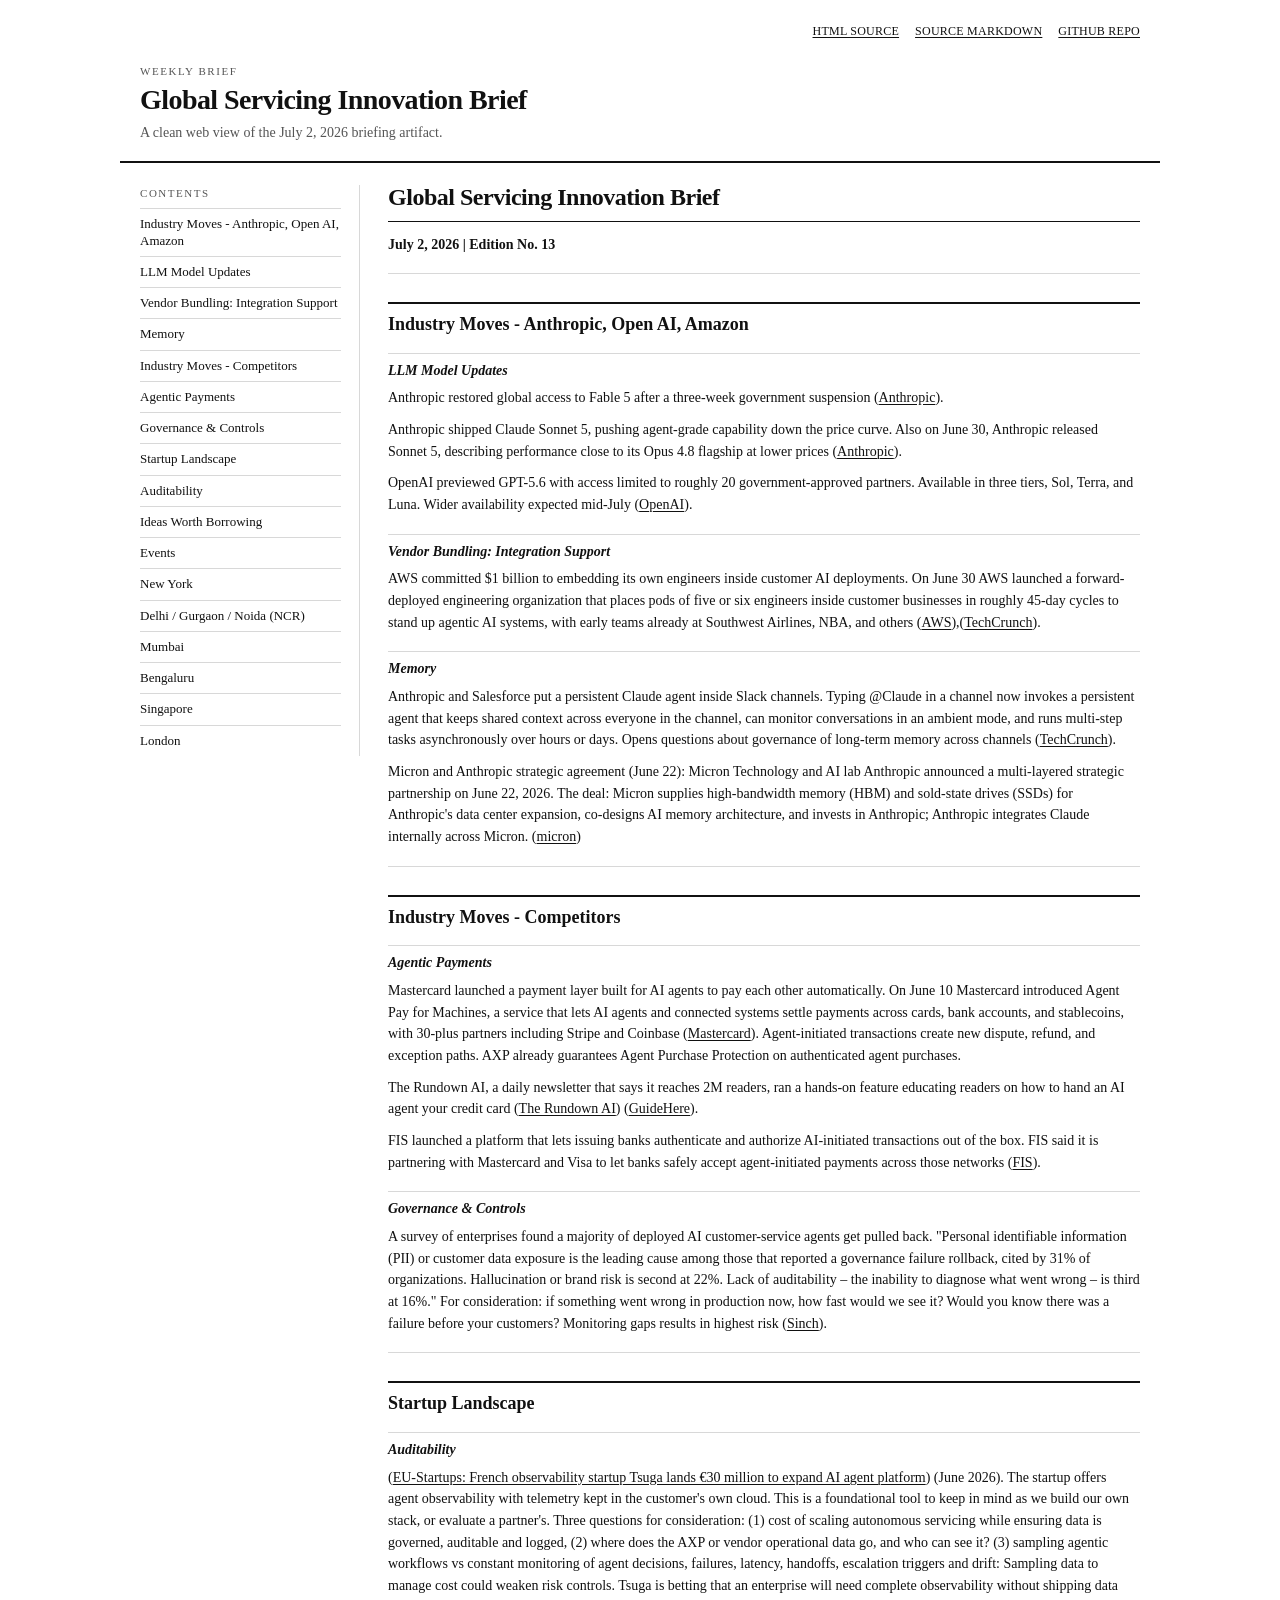
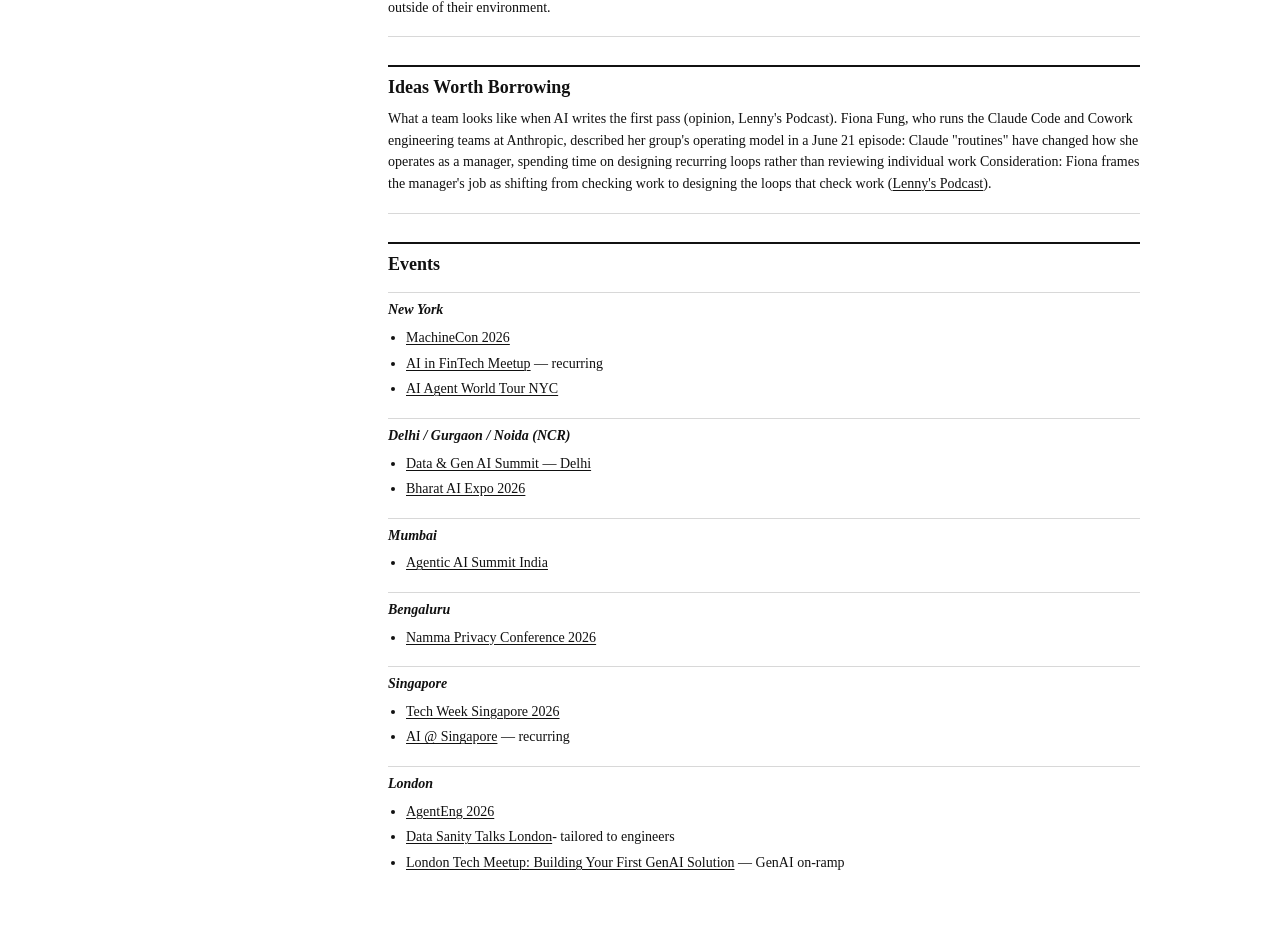
<file: index.html>
<!doctype html>
<html lang="en">
  <head>
    <meta charset="utf-8" />
    <meta name="viewport" content="width=device-width, initial-scale=1" />
    <title>Global Servicing Innovation Brief</title>
    <meta
      name="description"
      content="A GitHub-hosted weekly servicing innovation brief for technical product teams."
    />
    <link rel="stylesheet" href="styles.css" />
  </head>
  <body>
    <header class="hero">
      <nav class="topbar" aria-label="Page actions">
        <a href="source.html">HTML Source</a>
        <a href="Global_Servicing_Innovation_Brief_Jul2_2026_gen-Jul2.md">Source Markdown</a>
        <a href="https://github.com/jilldevin/Github-Live-Weekly-Servicing-Innovation-Brief">GitHub Repo</a>
      </nav>
      <div class="hero-content">
        <p class="eyebrow">Weekly Brief</p>
        <h1>Global Servicing Innovation Brief</h1>
        <p class="dek">A clean web view of the July 2, 2026 briefing artifact.</p>
      </div>
    </header>

    <main class="shell">
      <aside class="sidebar" aria-label="Brief navigation">
        <p class="sidebar-label">Contents</p>
        <ol id="toc" class="toc"></ol>
      </aside>

      <article class="brief-card">
        <div id="brief" class="brief" aria-live="polite">
          <p>Loading brief...</p>
        </div>
      </article>
    </main>

    <script>
      const sourceFile = "Global_Servicing_Innovation_Brief_Jul2_2026_gen-Jul2.md";
      const briefEl = document.getElementById("brief");
      const tocEl = document.getElementById("toc");

      const escapeHtml = (value) =>
        value
          .replaceAll("&", "&amp;")
          .replaceAll("<", "&lt;")
          .replaceAll(">", "&gt;");

      const slugify = (value) =>
        value
          .toLowerCase()
          .replace(/[^a-z0-9\s-]/g, "")
          .trim()
          .replace(/\s+/g, "-");

      const renderInline = (value) => {
        let output = escapeHtml(value);
        output = output.replace(/\[([^\]]+)\]\(([^)]+)\)/g, '<a href="$2" target="_blank" rel="noopener noreferrer">$1</a>');
        output = output.replace(/\*\*([^*]+)\*\*/g, "<strong>$1</strong>");
        output = output.replace(/`([^`]+)`/g, "<code>$1</code>");
        return output;
      };

      const renderMarkdown = (markdown) => {
        const lines = markdown.split("\n");
        const toc = [];
        let html = "";
        let inList = false;

        const closeList = () => {
          if (inList) {
            html += "</ul>";
            inList = false;
          }
        };

        for (const rawLine of lines) {
          const line = rawLine.trimEnd();

          if (!line.trim()) {
            closeList();
            continue;
          }

          if (line === "---") {
            closeList();
            html += "<hr />";
            continue;
          }

          const heading = line.match(/^(#{1,3})\s+(.+)$/);
          if (heading) {
            closeList();
            const level = heading[1].length;
            const text = heading[2];
            const id = slugify(text);
            if (level === 2 || level === 3) {
              toc.push({ level, text, id });
            }
            html += `<h${level} id="${id}">${renderInline(text)}</h${level}>`;
            continue;
          }

          const bullet = line.match(/^\*\s+(.+)$/);
          if (bullet) {
            if (!inList) {
              html += "<ul>";
              inList = true;
            }
            html += `<li>${renderInline(bullet[1])}</li>`;
            continue;
          }

          closeList();
          html += `<p>${renderInline(line)}</p>`;
        }

        closeList();
        return { html, toc };
      };

      const renderToc = (items) => {
        tocEl.innerHTML = items
          .map((item) => `<li class="toc-level-${item.level}"><a href="#${item.id}">${escapeHtml(item.text)}</a></li>`)
          .join("");
      };

      fetch(sourceFile)
        .then((response) => {
          if (!response.ok) {
            throw new Error("Unable to load the brief.");
          }
          return response.text();
        })
        .then((markdown) => {
          const rendered = renderMarkdown(markdown);
          briefEl.innerHTML = rendered.html;
          renderToc(rendered.toc);
        })
        .catch(() => {
          briefEl.innerHTML = `<p>Unable to load the brief. Open the <a href="${sourceFile}">source Markdown</a>.</p>`;
        });
    </script>
  </body>
</html>
</file>
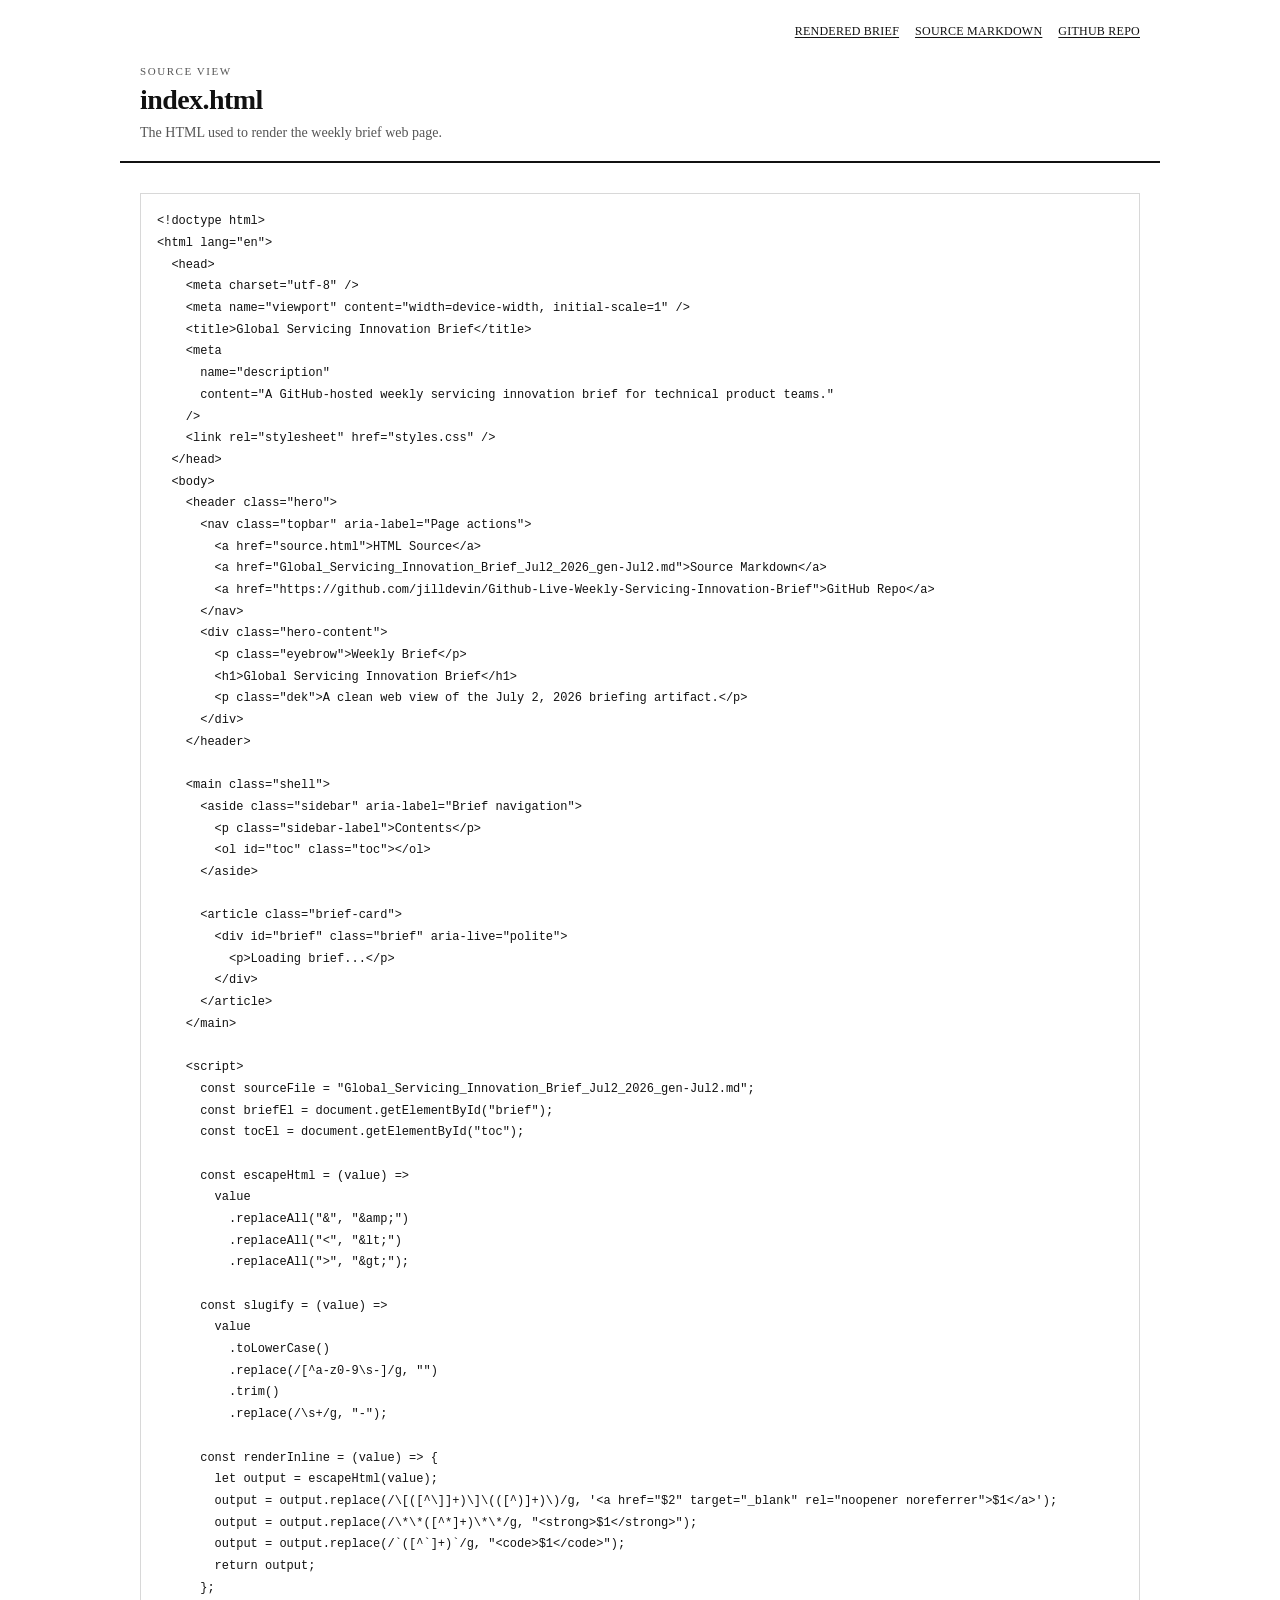
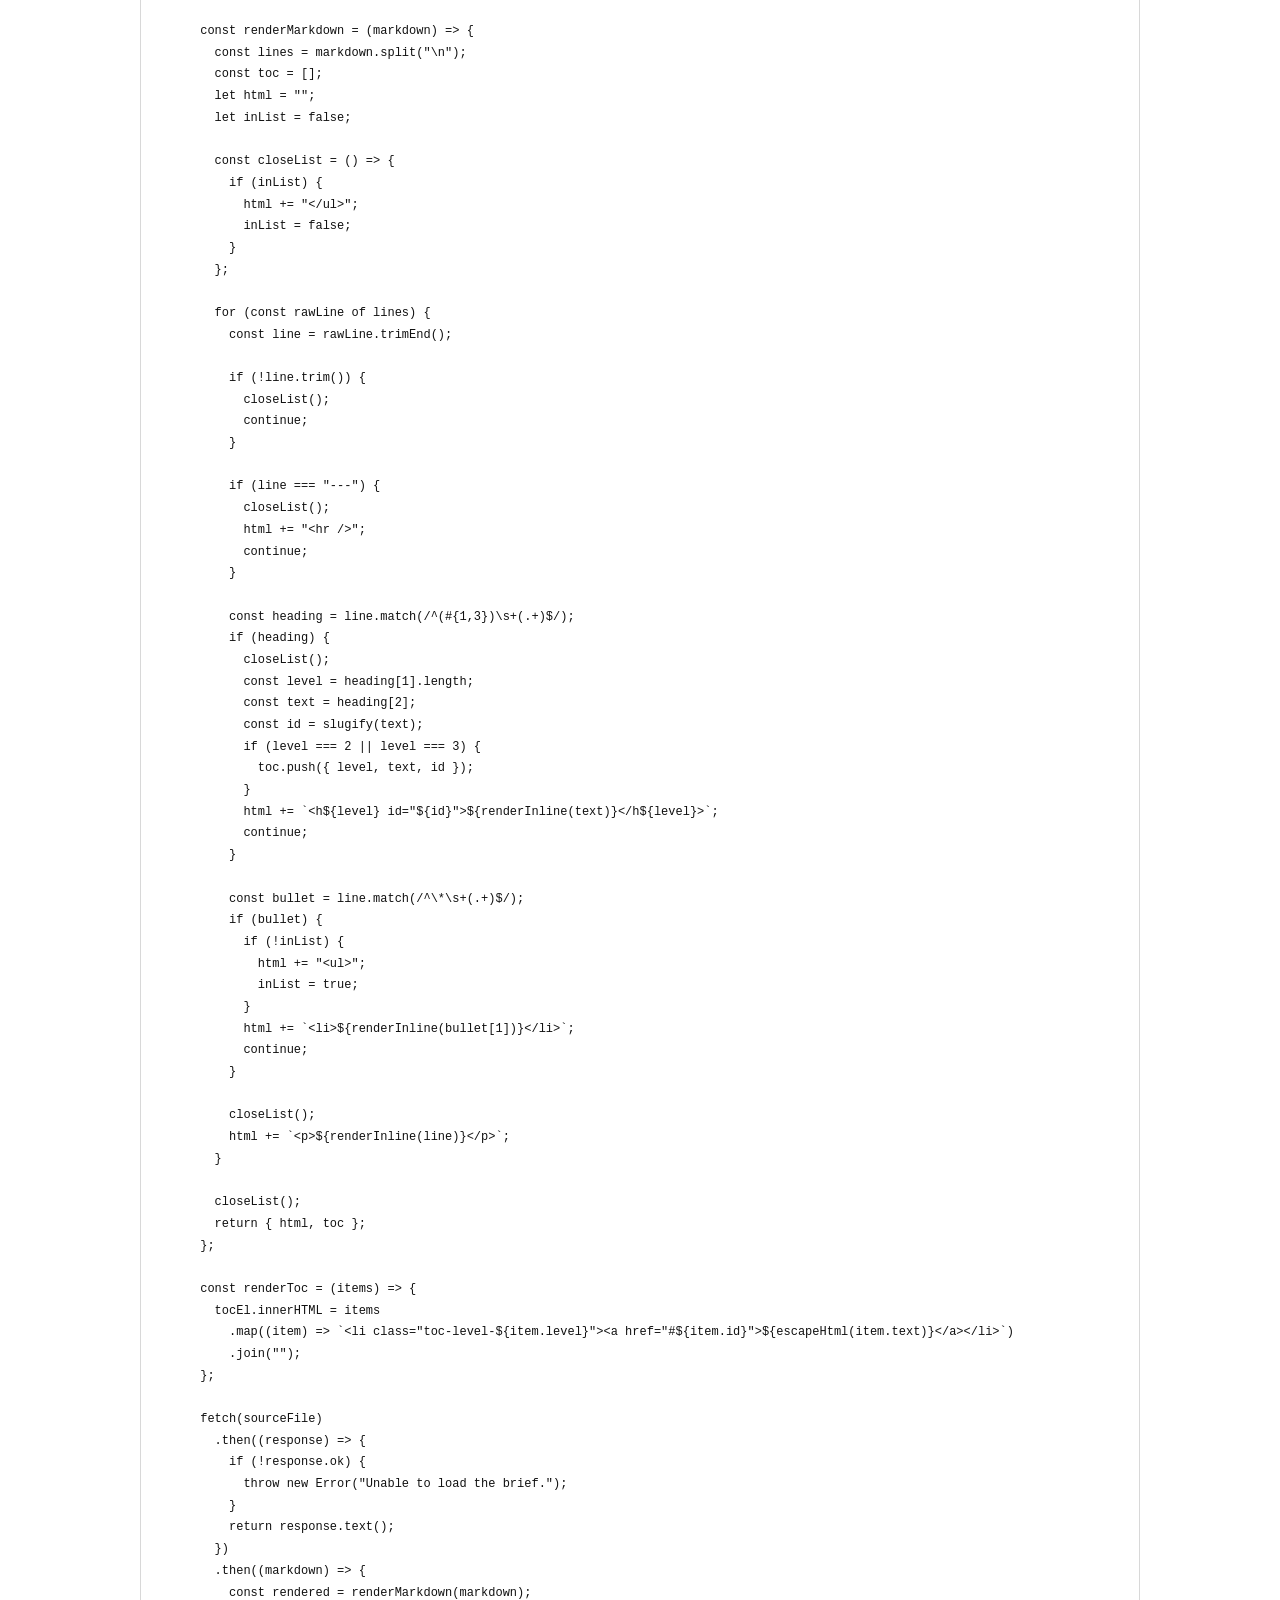
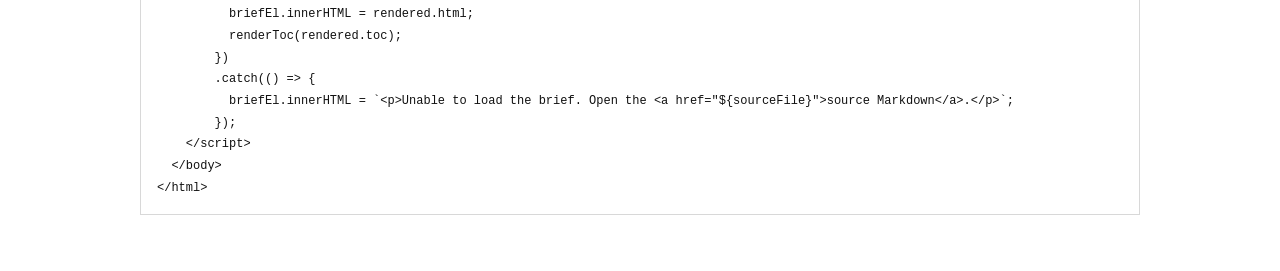
<file: source.html>
<!doctype html>
<html lang="en">
  <head>
    <meta charset="utf-8" />
    <meta name="viewport" content="width=device-width, initial-scale=1" />
    <title>HTML Source | Global Servicing Innovation Brief</title>
    <meta
      name="description"
      content="View the HTML source for the Global Servicing Innovation Brief web page."
    />
    <link rel="stylesheet" href="styles.css" />
    <style>
      .source-panel {
        border: 1px solid var(--hairline);
        margin-top: 8px;
        overflow: auto;
      }

      .source-panel pre {
        margin: 0;
        padding: 16px;
        white-space: pre-wrap;
        word-break: break-word;
      }

      .source-panel code {
        font-family: ui-monospace, SFMono-Regular, Menlo, Monaco, Consolas, "Liberation Mono",
          "Courier New", monospace;
        font-size: 12px;
        line-height: 1.45;
      }
    </style>
  </head>
  <body>
    <header class="hero">
      <nav class="topbar" aria-label="Page actions">
        <a href="index.html">Rendered Brief</a>
        <a href="Global_Servicing_Innovation_Brief_Jul2_2026_gen-Jul2.md">Source Markdown</a>
        <a href="https://github.com/jilldevin/Github-Live-Weekly-Servicing-Innovation-Brief">GitHub Repo</a>
      </nav>
      <div class="hero-content">
        <p class="eyebrow">Source View</p>
        <h1>index.html</h1>
        <p class="dek">The HTML used to render the weekly brief web page.</p>
      </div>
    </header>

    <main class="shell" style="grid-template-columns: minmax(0, 1fr); max-width: 1040px;">
      <section class="brief-card" aria-label="HTML source code">
        <div id="source" class="source-panel" aria-live="polite">
          <pre><code>Loading HTML source...</code></pre>
        </div>
      </section>
    </main>

    <script>
      const sourceFile = "index.html";
      const sourceEl = document.getElementById("source");

      const escapeHtml = (value) =>
        value
          .replaceAll("&", "&amp;")
          .replaceAll("<", "&lt;")
          .replaceAll(">", "&gt;");

      fetch(sourceFile)
        .then((response) => {
          if (!response.ok) {
            throw new Error("Unable to load HTML source.");
          }
          return response.text();
        })
        .then((html) => {
          sourceEl.innerHTML = `<pre><code>${escapeHtml(html)}</code></pre>`;
        })
        .catch(() => {
          sourceEl.innerHTML =
            '<pre><code>Unable to load HTML source. Open index.html directly.</code></pre>';
        });
    </script>
  </body>
</html>
</file>
<file: styles.css>
:root {
  --paper: #ffffff;
  --ink: #111111;
  --muted: #555555;
  --rule: #111111;
  --hairline: #d8d8d8;
}

* {
  box-sizing: border-box;
}

html {
  scroll-behavior: smooth;
}

body {
  margin: 0;
  background: var(--paper);
  color: var(--ink);
  font-family: "Times New Roman", Times, serif;
  font-size: 14px;
  line-height: 1.55;
}

a {
  color: var(--ink);
  text-decoration: underline;
  text-decoration-thickness: 1px;
  text-underline-offset: 2px;
}

.hero {
  border-bottom: 2px solid var(--rule);
  margin: 0 auto;
  max-width: 1040px;
  padding: 22px 20px 18px;
}

.topbar {
  display: flex;
  gap: 16px;
  justify-content: flex-end;
  margin-bottom: 22px;
}

.topbar a {
  font-size: 12px;
  letter-spacing: 0.02em;
  text-transform: uppercase;
}

.eyebrow,
.sidebar-label {
  color: var(--muted);
  font-size: 11px;
  letter-spacing: 0.14em;
  margin: 0 0 6px;
  text-transform: uppercase;
}

h1 {
  font-size: 28px;
  font-weight: 700;
  letter-spacing: -0.02em;
  line-height: 1;
  margin: 0;
}

.dek {
  color: var(--muted);
  font-size: 14px;
  margin: 8px 0 0;
}

.shell {
  display: grid;
  gap: 28px;
  grid-template-columns: 220px minmax(0, 760px);
  margin: 22px auto 56px;
  max-width: 1040px;
  padding: 0 20px;
}

.sidebar {
  align-self: start;
  border-right: 1px solid var(--hairline);
  padding-right: 18px;
  position: sticky;
  top: 16px;
}

.toc {
  list-style: none;
  margin: 0;
  padding: 0;
}

.toc li {
  border-top: 1px solid var(--hairline);
  margin: 0;
  padding: 7px 0;
}

.toc a {
  color: var(--ink);
  display: block;
  font-size: 13px;
  line-height: 1.25;
  text-decoration: none;
}

.toc a:hover {
  text-decoration: underline;
}

.toc-level-3 {
  padding-left: 12px;
}

.brief-card {
  min-width: 0;
}

.brief h1 {
  border-bottom: 1px solid var(--rule);
  font-size: 24px;
  line-height: 1.05;
  margin: 0 0 12px;
  padding-bottom: 10px;
}

.brief h2 {
  border-top: 2px solid var(--rule);
  font-size: 18px;
  line-height: 1.15;
  margin: 28px 0 10px;
  padding-top: 10px;
}

.brief h3 {
  border-top: 1px solid var(--hairline);
  font-size: 14px;
  font-style: italic;
  line-height: 1.25;
  margin: 18px 0 8px;
  padding-top: 8px;
}

.brief p,
.brief li {
  font-size: 14px;
}

.brief p {
  margin: 0 0 10px;
}

.brief ul {
  margin: 6px 0 14px 18px;
  padding: 0;
}

.brief li + li {
  margin-top: 4px;
}

.brief hr {
  border: 0;
  border-top: 1px solid var(--hairline);
  margin: 18px 0;
}

.brief strong {
  font-weight: 700;
}

.brief code {
  font-family: "Times New Roman", Times, serif;
  font-size: 14px;
}

@media (max-width: 780px) {
  .topbar {
    justify-content: flex-start;
  }

  .shell {
    grid-template-columns: 1fr;
  }

  .sidebar {
    border-bottom: 1px solid var(--hairline);
    border-right: 0;
    padding: 0 0 16px;
    position: static;
  }
}
</file>
